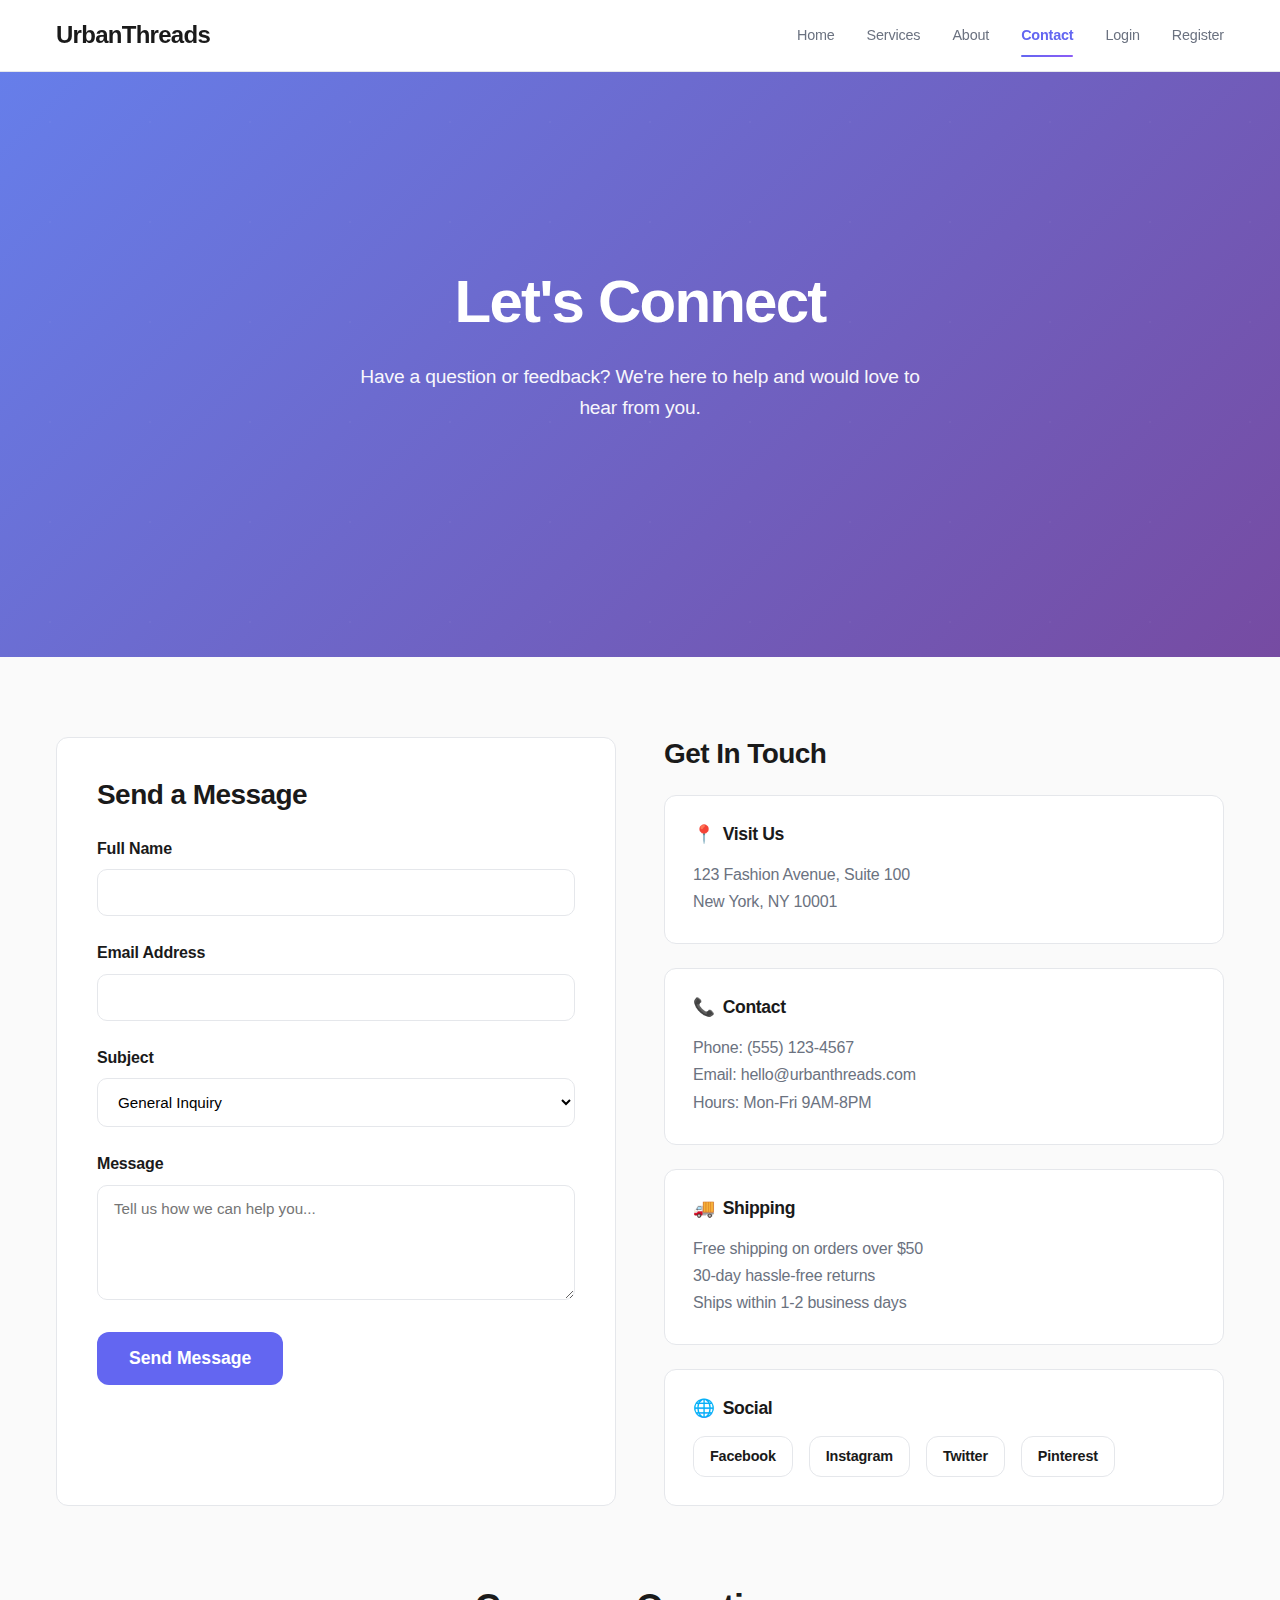
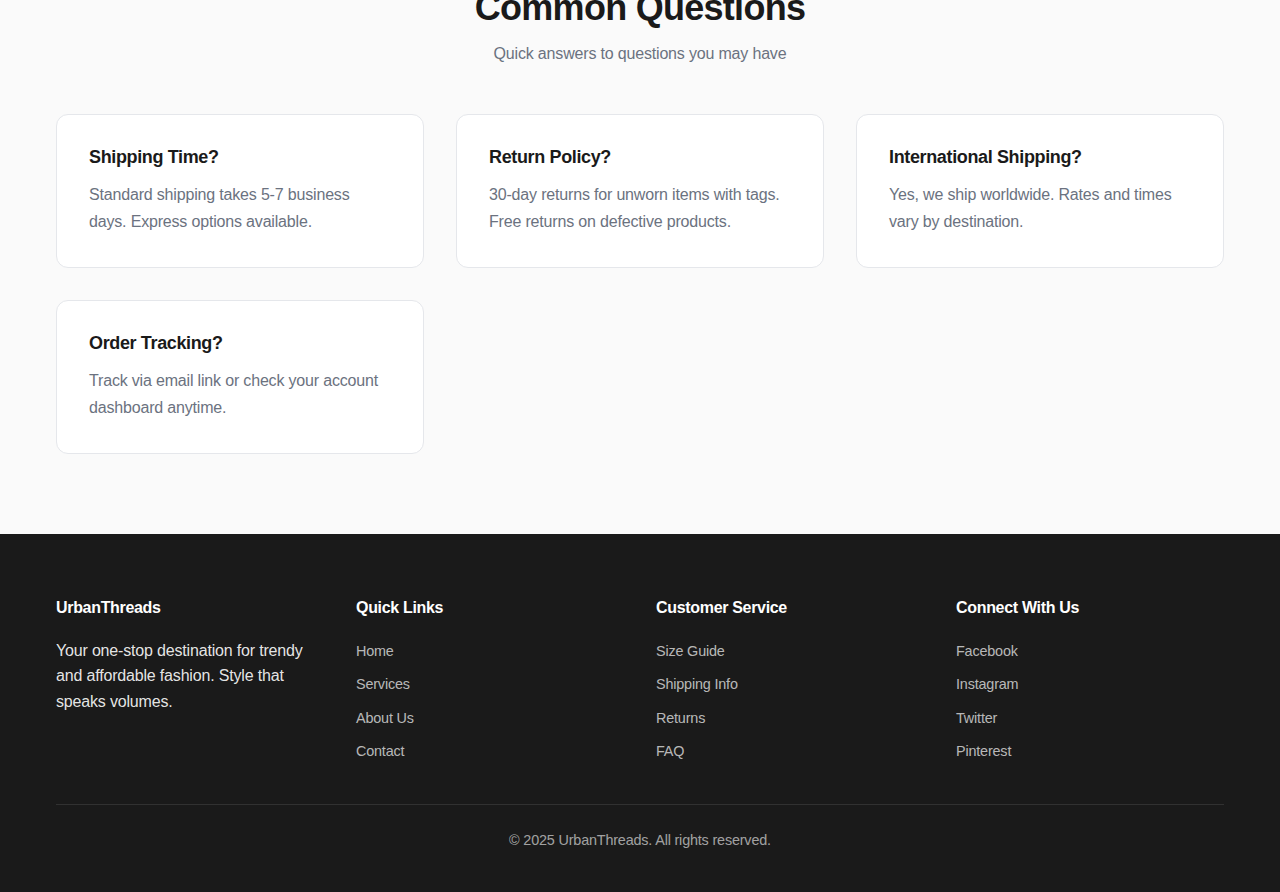
<file: contact.html>
<!DOCTYPE html>
<html lang="en">
<head>
    <meta charset="UTF-8">
    <meta name="viewport" content="width=device-width, initial-scale=1.0">
    <title>Contact Us - UrbanThreads</title>
    <link rel="stylesheet" href="style.css">
</head>
<body>
    <!-- Navigation -->
    <nav class="navbar">
        <div class="container">
            <div class="navbar-container">
                <div class="navbar-brand">
                    <a href="index.html">UrbanThreads</a>
                </div>
                <div class="navbar-menu">
                    <a href="index.html" class="navbar-link">Home</a>
                    <a href="services.html" class="navbar-link">Services</a>
                    <a href="about.html" class="navbar-link">About</a>
                    <a href="contact.html" class="navbar-link active">Contact</a>
                    <a href="login.html" class="navbar-link">Login</a>
                    <a href="register.html" class="navbar-link">Register</a>
                </div>
            </div>
        </div>
    </nav>

    <!-- Hero Section -->
    <section class="hero">
        <div class="container">
            <div class="hero-content">
                <h1 class="hero-title">Let's Connect</h1>
                <p class="hero-subtitle">Have a question or feedback? We're here to help and would love to hear from you.</p>
            </div>
        </div>
    </section>

    <!-- Contact Section -->
    <section class="container" style="margin-top: 5rem;">
        <div class="d-grid" style="grid-template-columns: repeat(auto-fit, minmax(400px, 1fr)); gap: 3rem; margin-bottom: 3rem;">
            <!-- Contact Form -->
            <div class="card">
                <div class="card-body" style="padding: 2.5rem;">
                    <h2 style="margin-bottom: 1.5rem; font-size: 1.75rem;">Send a Message</h2>
                    <form>
                        <div class="form-group">
                            <label for="name" class="form-label">Full Name</label>
                            <input type="text" id="name" name="name" class="form-input" required>
                        </div>
                        
                        <div class="form-group">
                            <label for="email" class="form-label">Email Address</label>
                            <input type="email" id="email" name="email" class="form-input" required>
                        </div>
                        
                        <div class="form-group">
                            <label for="subject" class="form-label">Subject</label>
                            <select id="subject" name="subject" class="form-select">
                                <option value="general">General Inquiry</option>
                                <option value="support">Customer Support</option>
                                <option value="orders">Order Questions</option>
                                <option value="returns">Returns & Exchanges</option>
                                <option value="wholesale">Wholesale</option>
                                <option value="feedback">Feedback</option>
                            </select>
                        </div>
                        
                        <div class="form-group">
                            <label for="message" class="form-label">Message</label>
                            <textarea id="message" name="message" rows="5" class="form-textarea" placeholder="Tell us how we can help you..." required></textarea>
                        </div>
                        
                        <button type="submit" class="btn btn-primary btn-large">Send Message</button>
                    </form>
                </div>
            </div>

            <!-- Contact Information -->
            <div>
                <h2 style="margin-bottom: 1.5rem; font-size: 1.75rem;">Get In Touch</h2>
                
                <div class="card mb-3">
                    <div class="card-body" style="padding: 1.75rem;">
                        <h4 style="font-size: 1.1rem; margin-bottom: 1rem; display: flex; align-items: center; gap: 0.5rem;"><span>📍</span> Visit Us</h4>
                        <p style="color: var(--medium-gray); line-height: 1.7; margin: 0;">123 Fashion Avenue, Suite 100<br>New York, NY 10001</p>
                    </div>
                </div>
                
                <div class="card mb-3">
                    <div class="card-body" style="padding: 1.75rem;">
                        <h4 style="font-size: 1.1rem; margin-bottom: 1rem; display: flex; align-items: center; gap: 0.5rem;"><span>📞</span> Contact</h4>
                        <p style="color: var(--medium-gray); line-height: 1.7; margin: 0;">Phone: (555) 123-4567<br>Email: hello@urbanthreads.com<br>Hours: Mon-Fri 9AM-8PM</p>
                    </div>
                </div>
                
                <div class="card mb-3">
                    <div class="card-body" style="padding: 1.75rem;">
                        <h4 style="font-size: 1.1rem; margin-bottom: 1rem; display: flex; align-items: center; gap: 0.5rem;"><span>🚚</span> Shipping</h4>
                        <p style="color: var(--medium-gray); line-height: 1.7; margin: 0;">Free shipping on orders over $50<br>30-day hassle-free returns<br>Ships within 1-2 business days</p>
                    </div>
                </div>
                
                <div class="card">
                    <div class="card-body" style="padding: 1.75rem;">
                        <h4 style="font-size: 1.1rem; margin-bottom: 1rem; display: flex; align-items: center; gap: 0.5rem;"><span>🌐</span> Social</h4>
                        <div class="d-flex gap-2 flex-wrap">
                            <a href="#" class="btn btn-secondary btn-small">Facebook</a>
                            <a href="#" class="btn btn-secondary btn-small">Instagram</a>
                            <a href="#" class="btn btn-secondary btn-small">Twitter</a>
                            <a href="#" class="btn btn-secondary btn-small">Pinterest</a>
                        </div>
                    </div>
                </div>
            </div>
        </div>
    </section>


    <!-- FAQ Section -->
    <section class="container" style="margin: 5rem auto 4rem;">
        <div style="text-align: center; max-width: 600px; margin: 0 auto 3rem;">
            <h2 style="margin-bottom: 0.75rem;">Common Questions</h2>
            <p style="color: var(--medium-gray); font-size: 1rem;">Quick answers to questions you may have</p>
        </div>
        <div class="d-grid" style="grid-template-columns: repeat(auto-fit, minmax(300px, 1fr)); gap: 2rem;">
            <div class="card">
                <div class="card-body" style="padding: 2rem;">
                    <h4 style="font-size: 1.125rem; margin-bottom: 0.75rem;">Shipping Time?</h4>
                    <p style="color: var(--medium-gray); line-height: 1.7; margin: 0;">Standard shipping takes 5-7 business days. Express options available.</p>
                </div>
            </div>
            <div class="card">
                <div class="card-body" style="padding: 2rem;">
                    <h4 style="font-size: 1.125rem; margin-bottom: 0.75rem;">Return Policy?</h4>
                    <p style="color: var(--medium-gray); line-height: 1.7; margin: 0;">30-day returns for unworn items with tags. Free returns on defective products.</p>
                </div>
            </div>
            <div class="card">
                <div class="card-body" style="padding: 2rem;">
                    <h4 style="font-size: 1.125rem; margin-bottom: 0.75rem;">International Shipping?</h4>
                    <p style="color: var(--medium-gray); line-height: 1.7; margin: 0;">Yes, we ship worldwide. Rates and times vary by destination.</p>
                </div>
            </div>
            <div class="card">
                <div class="card-body" style="padding: 2rem;">
                    <h4 style="font-size: 1.125rem; margin-bottom: 0.75rem;">Order Tracking?</h4>
                    <p style="color: var(--medium-gray); line-height: 1.7; margin: 0;">Track via email link or check your account dashboard anytime.</p>
                </div>
            </div>
        </div>
    </section>

    <!-- Footer -->
    <footer class="footer">
        <div class="container">
            <div class="footer-content">
                <div class="footer-section">
                    <h4>UrbanThreads</h4>
                    <p>Your one-stop destination for trendy and affordable fashion. Style that speaks volumes.</p>
                </div>
                <div class="footer-section">
                    <h4>Quick Links</h4>
                    <ul>
                        <li><a href="index.html">Home</a></li>
                        <li><a href="services.html">Services</a></li>
                        <li><a href="about.html">About Us</a></li>
                        <li><a href="contact.html">Contact</a></li>
                    </ul>
                </div>
                <div class="footer-section">
                    <h4>Customer Service</h4>
                    <ul>
                        <li><a href="#">Size Guide</a></li>
                        <li><a href="#">Shipping Info</a></li>
                        <li><a href="#">Returns</a></li>
                        <li><a href="#">FAQ</a></li>
                    </ul>
                </div>
                <div class="footer-section">
                    <h4>Connect With Us</h4>
                    <ul>
                        <li><a href="#">Facebook</a></li>
                        <li><a href="#">Instagram</a></li>
                        <li><a href="#">Twitter</a></li>
                        <li><a href="#">Pinterest</a></li>
                    </ul>
                </div>
            </div>
            <div class="footer-bottom">
                <p>&copy; 2025 UrbanThreads. All rights reserved.</p>
            </div>
        </div>
    </footer>
</body>
</html>
</file>
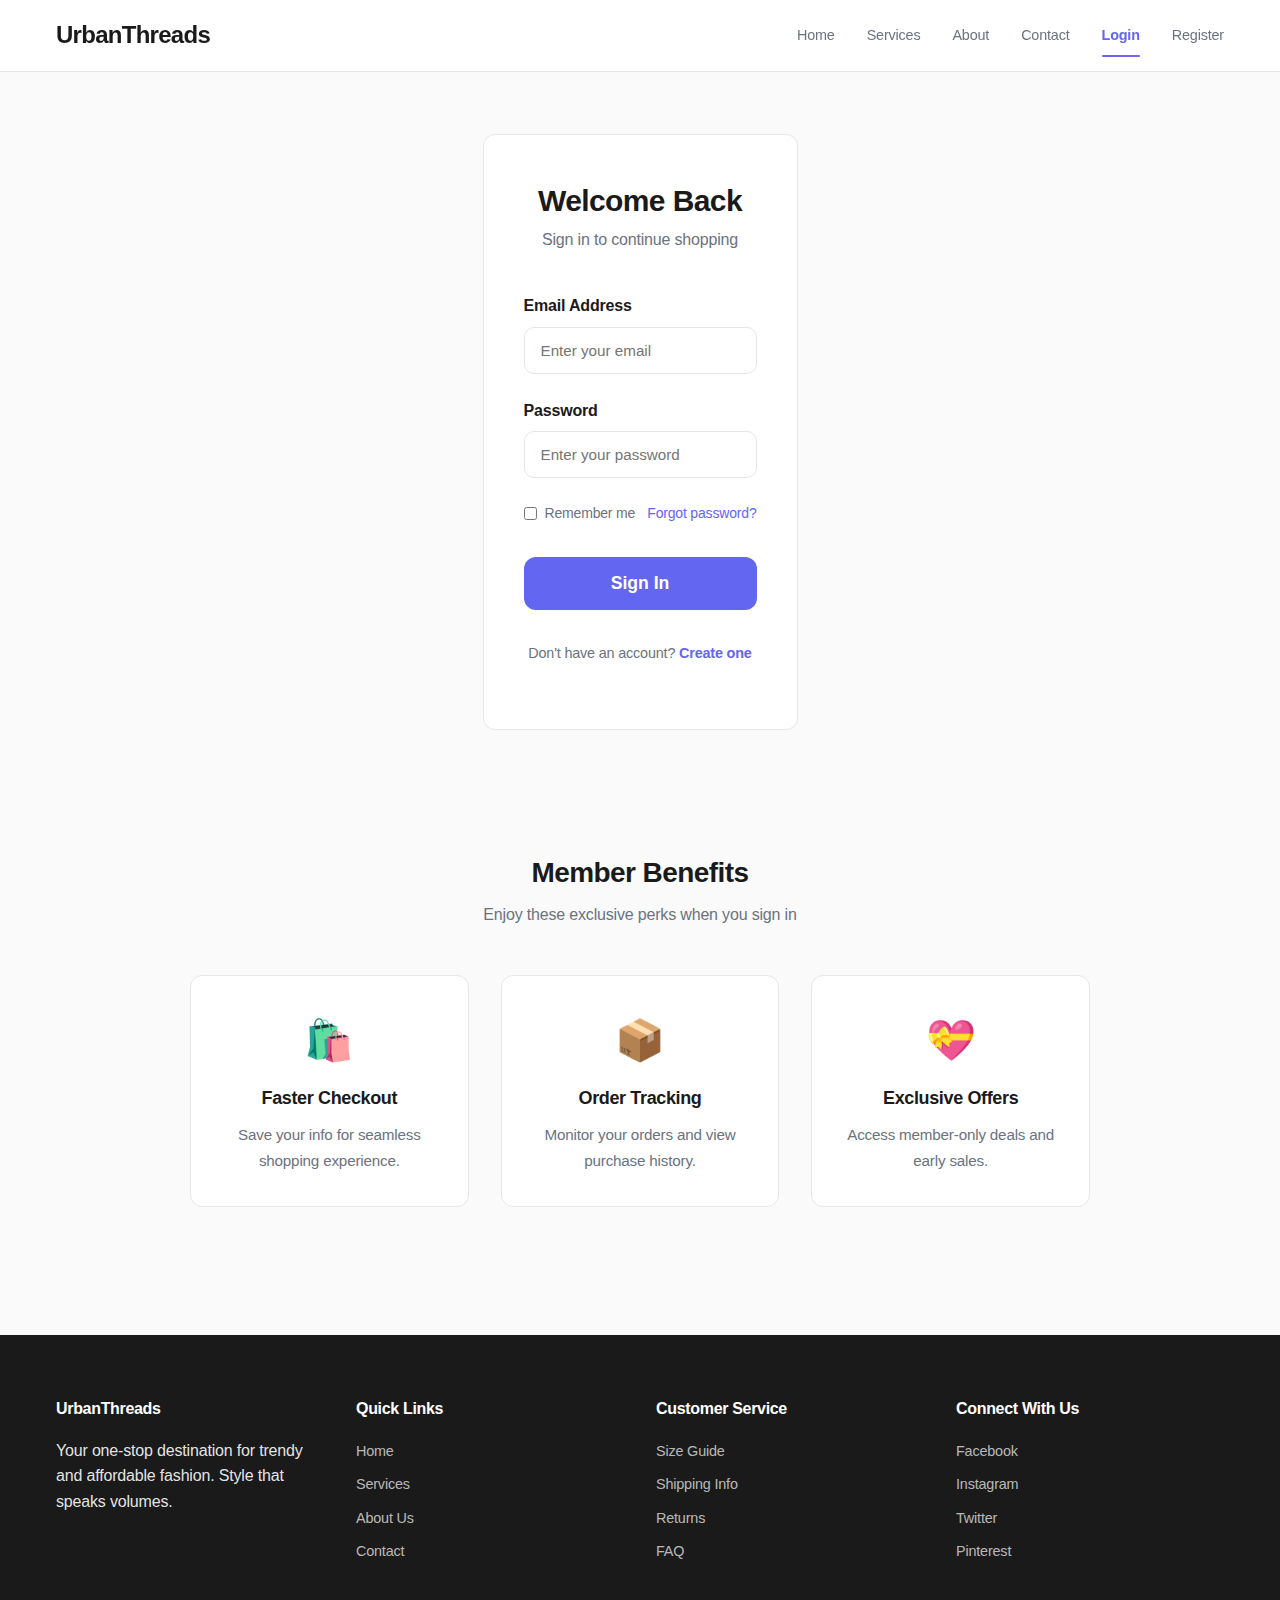
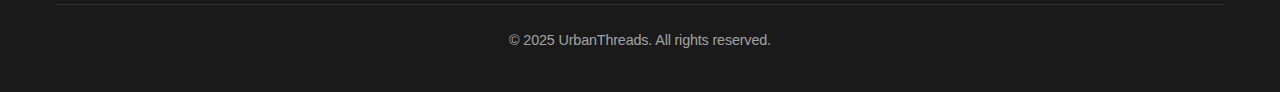
<file: login.html>
<!DOCTYPE html>
<html lang="en">
<head>
    <meta charset="UTF-8">
    <meta name="viewport" content="width=device-width, initial-scale=1.0">
    <title>Login - UrbanThreads</title>
    <link rel="stylesheet" href="style.css">
</head>
<body>
    <!-- Navigation -->
    <nav class="navbar">
        <div class="container">
            <div class="navbar-container">
                <div class="navbar-brand">
                    <a href="index.html">UrbanThreads</a>
                </div>
                <div class="navbar-menu">
                    <a href="index.html" class="navbar-link">Home</a>
                    <a href="services.html" class="navbar-link">Services</a>
                    <a href="about.html" class="navbar-link">About</a>
                    <a href="contact.html" class="navbar-link">Contact</a>
                    <a href="login.html" class="navbar-link active">Login</a>
                    <a href="register.html" class="navbar-link">Register</a>
                </div>
            </div>
        </div>
    </nav>

    <!-- Login Section -->
    <section style="min-height: 80vh; display: flex; align-items: center; justify-content: center; padding: 3rem 0;">
        <div class="container">
            <div class="card" style="max-width: 420px; margin: 0 auto;">
                <div class="card-body" style="padding: 3rem 2.5rem;">
                    <div class="text-center" style="margin-bottom: 2.5rem;">
                        <h2 style="margin-bottom: 0.5rem; font-size: 1.875rem;">Welcome Back</h2>
                        <p style="color: var(--medium-gray); margin: 0;">Sign in to continue shopping</p>
                    </div>

                    <form>
                        <div class="form-group">
                            <label for="email" class="form-label">Email Address</label>
                            <input type="email" id="email" name="email" class="form-input" placeholder="Enter your email" required>
                        </div>
                        
                        <div class="form-group">
                            <label for="password" class="form-label">Password</label>
                            <input type="password" id="password" name="password" class="form-input" placeholder="Enter your password" required>
                        </div>
                        
                        <div class="d-flex justify-between align-center" style="margin-bottom: 2rem;">
                            <label class="d-flex align-center gap-1" style="cursor: pointer;">
                                <input type="checkbox" name="remember" style="margin: 0; accent-color: var(--accent-color);">
                                <span style="font-size: 0.875rem; color: var(--medium-gray);">Remember me</span>
                            </label>
                            <a href="#" style="font-size: 0.875rem; color: var(--accent-color); font-weight: 500;">Forgot password?</a>
                        </div>
                        
                        <button type="submit" class="btn btn-primary btn-large" style="width: 100%;">Sign In</button>
                    </form>

                    <div class="text-center" style="margin-top: 2rem;">
                        <p style="color: var(--medium-gray); font-size: 0.9rem;">Don't have an account? <a href="register.html" style="color: var(--accent-color); font-weight: 600;">Create one</a></p>
                    </div>
                </div>
            </div>
        </div>
    </section>

    <!-- Additional Info Section -->
    <section class="container" style="margin: 4rem auto; padding-bottom: 3rem;">
        <div style="text-align: center; max-width: 600px; margin: 0 auto 3rem;">
            <h3 style="margin-bottom: 0.75rem; font-size: 1.75rem;">Member Benefits</h3>
            <p style="color: var(--medium-gray); font-size: 1rem;">Enjoy these exclusive perks when you sign in</p>
        </div>
        <div class="d-grid" style="grid-template-columns: repeat(auto-fit, minmax(250px, 1fr)); gap: 2rem; max-width: 900px; margin: 0 auto;">
            <div class="card text-center">
                <div class="card-body" style="padding: 2rem;">
                    <div style="font-size: 2.5rem; margin-bottom: 1rem;">🛍️</div>
                    <h5 style="margin-bottom: 0.75rem; font-size: 1.125rem;">Faster Checkout</h5>
                    <p style="color: var(--medium-gray); line-height: 1.7; margin: 0; font-size: 0.95rem;">Save your info for seamless shopping experience.</p>
                </div>
            </div>
            <div class="card text-center">
                <div class="card-body" style="padding: 2rem;">
                    <div style="font-size: 2.5rem; margin-bottom: 1rem;">📦</div>
                    <h5 style="margin-bottom: 0.75rem; font-size: 1.125rem;">Order Tracking</h5>
                    <p style="color: var(--medium-gray); line-height: 1.7; margin: 0; font-size: 0.95rem;">Monitor your orders and view purchase history.</p>
                </div>
            </div>
            <div class="card text-center">
                <div class="card-body" style="padding: 2rem;">
                    <div style="font-size: 2.5rem; margin-bottom: 1rem;">💝</div>
                    <h5 style="margin-bottom: 0.75rem; font-size: 1.125rem;">Exclusive Offers</h5>
                    <p style="color: var(--medium-gray); line-height: 1.7; margin: 0; font-size: 0.95rem;">Access member-only deals and early sales.</p>
                </div>
            </div>
        </div>
    </section>

    <!-- Footer -->
    <footer class="footer">
        <div class="container">
            <div class="footer-content">
                <div class="footer-section">
                    <h4>UrbanThreads</h4>
                    <p>Your one-stop destination for trendy and affordable fashion. Style that speaks volumes.</p>
                </div>
                <div class="footer-section">
                    <h4>Quick Links</h4>
                    <ul>
                        <li><a href="index.html">Home</a></li>
                        <li><a href="services.html">Services</a></li>
                        <li><a href="about.html">About Us</a></li>
                        <li><a href="contact.html">Contact</a></li>
                    </ul>
                </div>
                <div class="footer-section">
                    <h4>Customer Service</h4>
                    <ul>
                        <li><a href="#">Size Guide</a></li>
                        <li><a href="#">Shipping Info</a></li>
                        <li><a href="#">Returns</a></li>
                        <li><a href="#">FAQ</a></li>
                    </ul>
                </div>
                <div class="footer-section">
                    <h4>Connect With Us</h4>
                    <ul>
                        <li><a href="#">Facebook</a></li>
                        <li><a href="#">Instagram</a></li>
                        <li><a href="#">Twitter</a></li>
                        <li><a href="#">Pinterest</a></li>
                    </ul>
                </div>
            </div>
            <div class="footer-bottom">
                <p>&copy; 2025 UrbanThreads. All rights reserved.</p>
            </div>
        </div>
    </footer>
</body>
</html>
</file>
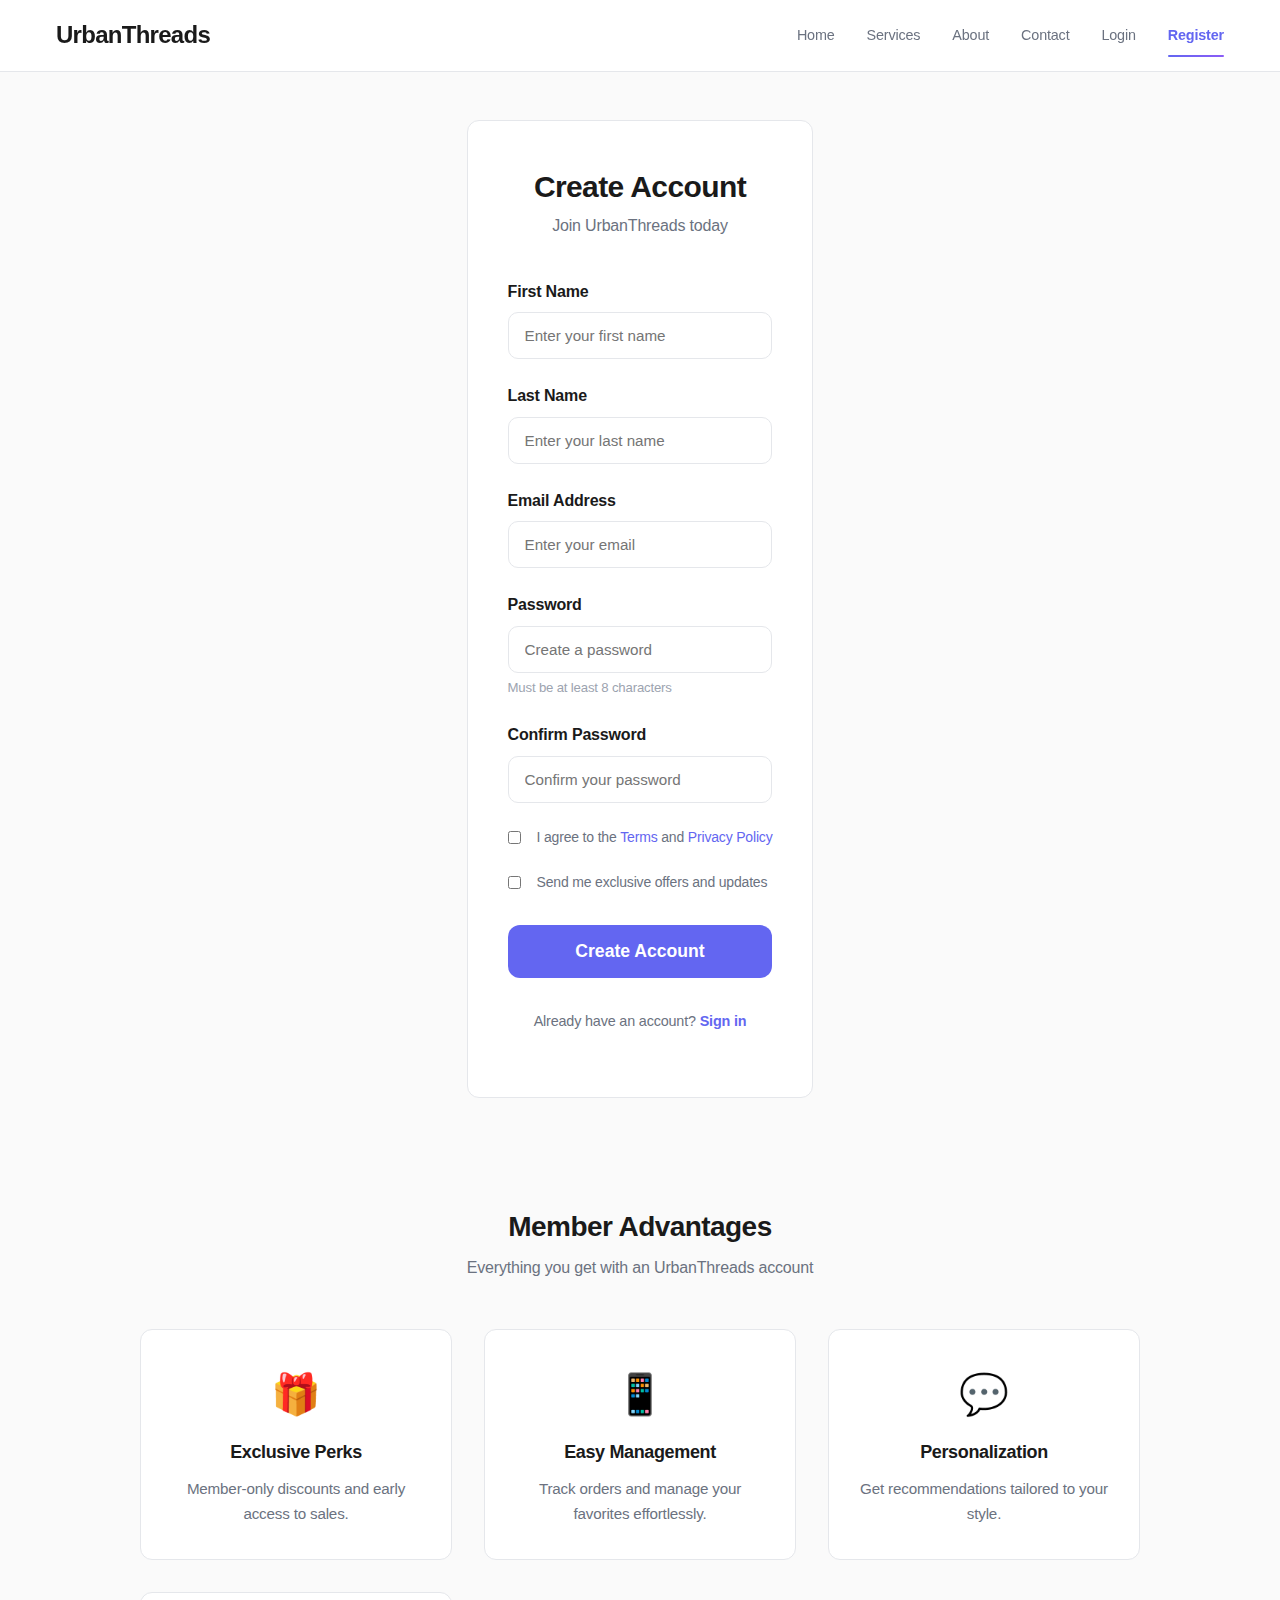
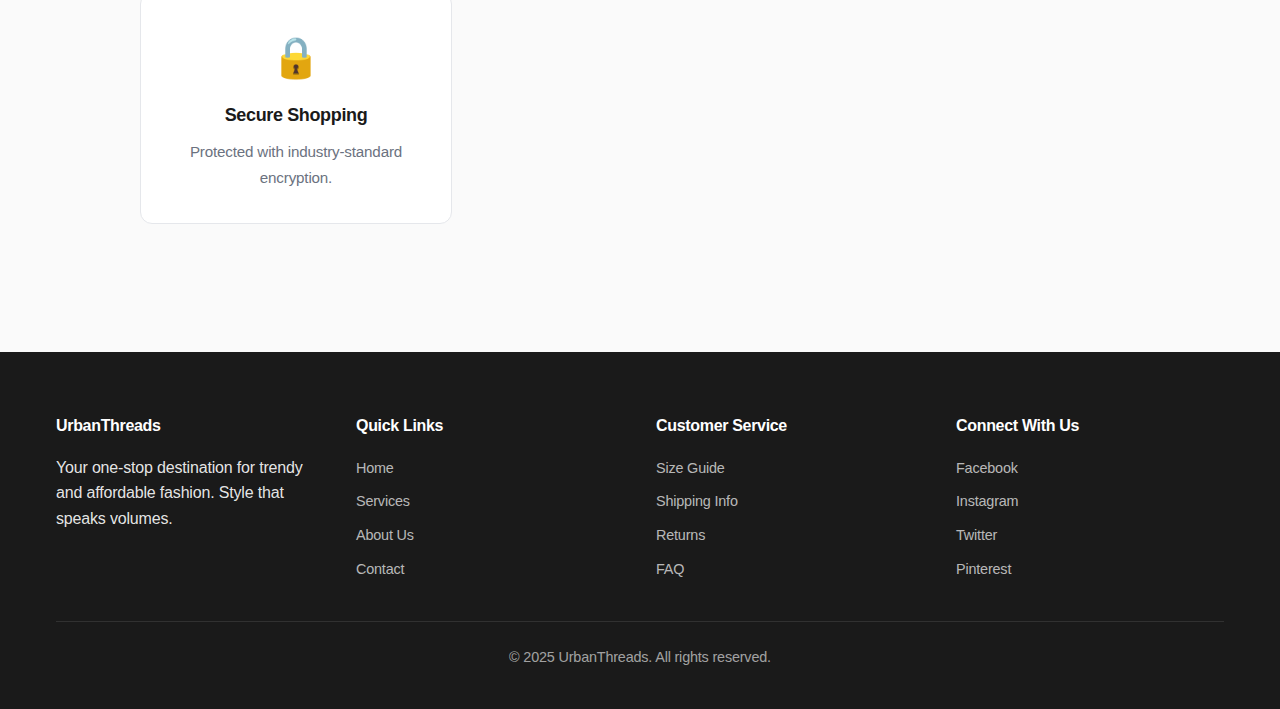
<file: register.html>
<!DOCTYPE html>
<html lang="en">
<head>
    <meta charset="UTF-8">
    <meta name="viewport" content="width=device-width, initial-scale=1.0">
    <title>Register - UrbanThreads</title>
    <link rel="stylesheet" href="style.css">
</head>
<body>
    <!-- Navigation -->
    <nav class="navbar">
        <div class="container">
            <div class="navbar-container">
                <div class="navbar-brand">
                    <a href="index.html">UrbanThreads</a>
                </div>
                <div class="navbar-menu">
                    <a href="index.html" class="navbar-link">Home</a>
                    <a href="services.html" class="navbar-link">Services</a>
                    <a href="about.html" class="navbar-link">About</a>
                    <a href="contact.html" class="navbar-link">Contact</a>
                    <a href="login.html" class="navbar-link">Login</a>
                    <a href="register.html" class="navbar-link active">Register</a>
                </div>
            </div>
        </div>
    </nav>

    <!-- Register Section -->
    <section style="min-height: 80vh; display: flex; align-items: center; justify-content: center; padding: 3rem 0;">
        <div class="container">
            <div class="card" style="max-width: 480px; margin: 0 auto;">
                <div class="card-body" style="padding: 3rem 2.5rem;">
                    <div class="text-center" style="margin-bottom: 2.5rem;">
                        <h2 style="margin-bottom: 0.5rem; font-size: 1.875rem;">Create Account</h2>
                        <p style="color: var(--medium-gray); margin: 0;">Join UrbanThreads today</p>
                    </div>

                    <form>
                        <div class="form-group">
                            <label for="firstName" class="form-label">First Name</label>
                            <input type="text" id="firstName" name="firstName" class="form-input" placeholder="Enter your first name" required>
                        </div>
                        
                        <div class="form-group">
                            <label for="lastName" class="form-label">Last Name</label>
                            <input type="text" id="lastName" name="lastName" class="form-input" placeholder="Enter your last name" required>
                        </div>
                        
                        <div class="form-group">
                            <label for="email" class="form-label">Email Address</label>
                            <input type="email" id="email" name="email" class="form-input" placeholder="Enter your email" required>
                        </div>
                        
                        <div class="form-group">
                            <label for="password" class="form-label">Password</label>
                            <input type="password" id="password" name="password" class="form-input" placeholder="Create a password" required>
                            <small style="color: var(--text-secondary); font-size: 0.825rem; display: block; margin-top: 0.25rem;">Must be at least 8 characters</small>
                        </div>
                        
                        <div class="form-group">
                            <label for="confirmPassword" class="form-label">Confirm Password</label>
                            <input type="password" id="confirmPassword" name="confirmPassword" class="form-input" placeholder="Confirm your password" required>
                        </div>
                        
                        <div class="form-group">
                            <label class="d-flex align-start gap-2" style="cursor: pointer;">
                                <input type="checkbox" name="terms" required style="margin: 0.25rem 0 0 0; accent-color: var(--accent-color);">
                                <span style="font-size: 0.875rem; color: var(--medium-gray); line-height: 1.5;">I agree to the <a href="#" style="color: var(--accent-color); font-weight: 500;">Terms</a> and <a href="#" style="color: var(--accent-color); font-weight: 500;">Privacy Policy</a></span>
                            </label>
                        </div>
                        
                        <div class="form-group" style="margin-bottom: 2rem;">
                            <label class="d-flex align-start gap-2" style="cursor: pointer;">
                                <input type="checkbox" name="newsletter" style="margin: 0.25rem 0 0 0; accent-color: var(--accent-color);">
                                <span style="font-size: 0.875rem; color: var(--medium-gray); line-height: 1.5;">Send me exclusive offers and updates</span>
                            </label>
                        </div>
                        
                        <button type="submit" class="btn btn-primary btn-large" style="width: 100%;">Create Account</button>
                    </form>

                    <div class="text-center" style="margin-top: 2rem;">
                        <p style="color: var(--medium-gray); font-size: 0.9rem;">Already have an account? <a href="login.html" style="color: var(--accent-color); font-weight: 600;">Sign in</a></p>
                    </div>
                </div>
            </div>
        </div>
    </section>

    <!-- Benefits Section -->
    <section class="container" style="margin: 4rem auto; padding-bottom: 3rem;">
        <div style="text-align: center; max-width: 600px; margin: 0 auto 3rem;">
            <h3 style="margin-bottom: 0.75rem; font-size: 1.75rem;">Member Advantages</h3>
            <p style="color: var(--medium-gray); font-size: 1rem;">Everything you get with an UrbanThreads account</p>
        </div>
        <div class="d-grid" style="grid-template-columns: repeat(auto-fit, minmax(240px, 1fr)); gap: 2rem; max-width: 1000px; margin: 0 auto;">
            <div class="card text-center">
                <div class="card-body" style="padding: 2rem 1.5rem;">
                    <div style="font-size: 2.5rem; margin-bottom: 1rem;">🎁</div>
                    <h5 style="margin-bottom: 0.75rem; font-size: 1.125rem;">Exclusive Perks</h5>
                    <p style="color: var(--medium-gray); line-height: 1.7; margin: 0; font-size: 0.95rem;">Member-only discounts and early access to sales.</p>
                </div>
            </div>
            <div class="card text-center">
                <div class="card-body" style="padding: 2rem 1.5rem;">
                    <div style="font-size: 2.5rem; margin-bottom: 1rem;">📱</div>
                    <h5 style="margin-bottom: 0.75rem; font-size: 1.125rem;">Easy Management</h5>
                    <p style="color: var(--medium-gray); line-height: 1.7; margin: 0; font-size: 0.95rem;">Track orders and manage your favorites effortlessly.</p>
                </div>
            </div>
            <div class="card text-center">
                <div class="card-body" style="padding: 2rem 1.5rem;">
                    <div style="font-size: 2.5rem; margin-bottom: 1rem;">💬</div>
                    <h5 style="margin-bottom: 0.75rem; font-size: 1.125rem;">Personalization</h5>
                    <p style="color: var(--medium-gray); line-height: 1.7; margin: 0; font-size: 0.95rem;">Get recommendations tailored to your style.</p>
                </div>
            </div>
            <div class="card text-center">
                <div class="card-body" style="padding: 2rem 1.5rem;">
                    <div style="font-size: 2.5rem; margin-bottom: 1rem;">🔒</div>
                    <h5 style="margin-bottom: 0.75rem; font-size: 1.125rem;">Secure Shopping</h5>
                    <p style="color: var(--medium-gray); line-height: 1.7; margin: 0; font-size: 0.95rem;">Protected with industry-standard encryption.</p>
                </div>
            </div>
        </div>
    </section>

    <!-- Footer -->
    <footer class="footer">
        <div class="container">
            <div class="footer-content">
                <div class="footer-section">
                    <h4>UrbanThreads</h4>
                    <p>Your one-stop destination for trendy and affordable fashion. Style that speaks volumes.</p>
                </div>
                <div class="footer-section">
                    <h4>Quick Links</h4>
                    <ul>
                        <li><a href="index.html">Home</a></li>
                        <li><a href="services.html">Services</a></li>
                        <li><a href="about.html">About Us</a></li>
                        <li><a href="contact.html">Contact</a></li>
                    </ul>
                </div>
                <div class="footer-section">
                    <h4>Customer Service</h4>
                    <ul>
                        <li><a href="#">Size Guide</a></li>
                        <li><a href="#">Shipping Info</a></li>
                        <li><a href="#">Returns</a></li>
                        <li><a href="#">FAQ</a></li>
                    </ul>
                </div>
                <div class="footer-section">
                    <h4>Connect With Us</h4>
                    <ul>
                        <li><a href="#">Facebook</a></li>
                        <li><a href="#">Instagram</a></li>
                        <li><a href="#">Twitter</a></li>
                        <li><a href="#">Pinterest</a></li>
                    </ul>
                </div>
            </div>
            <div class="footer-bottom">
                <p>&copy; 2025 UrbanThreads. All rights reserved.</p>
            </div>
        </div>
    </footer>
</body>
</html>
</file>
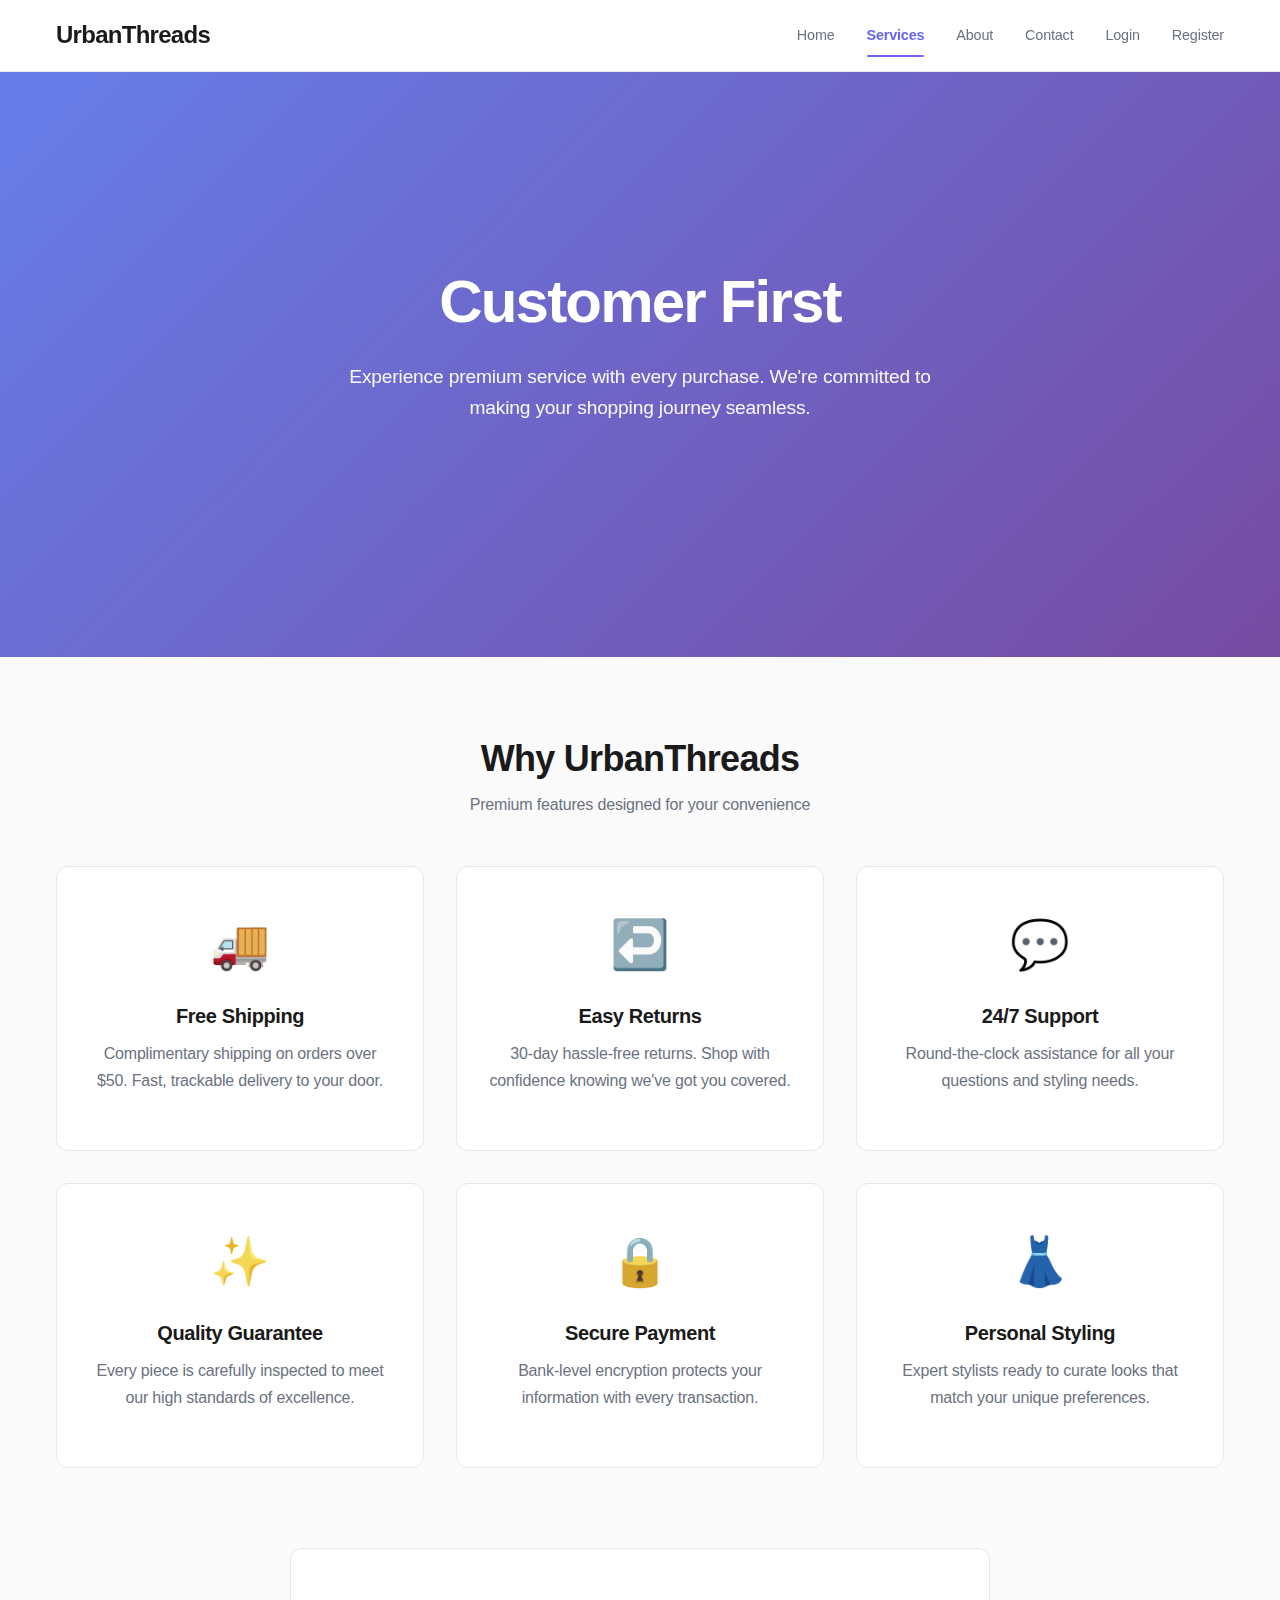
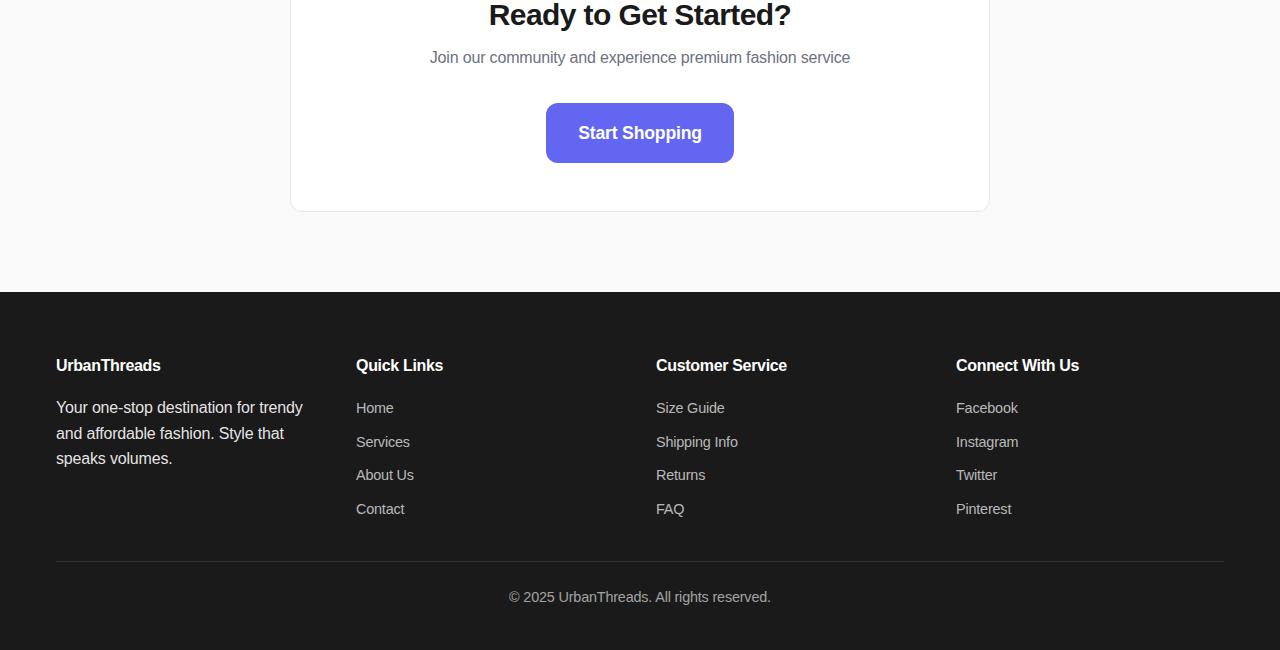
<file: services.html>
<!DOCTYPE html>
<html lang="en">
<head>
    <meta charset="UTF-8">
    <meta name="viewport" content="width=device-width, initial-scale=1.0">
    <title>Services - UrbanThreads</title>
    <link rel="stylesheet" href="style.css">
</head>
<body>
    <!-- Navigation -->
    <nav class="navbar">
        <div class="container">
            <div class="navbar-container">
                <div class="navbar-brand">
                    <a href="index.html">UrbanThreads</a>
                </div>
                <div class="navbar-menu">
                    <a href="index.html" class="navbar-link">Home</a>
                    <a href="services.html" class="navbar-link active">Services</a>
                    <a href="about.html" class="navbar-link">About</a>
                    <a href="contact.html" class="navbar-link">Contact</a>
                    <a href="login.html" class="navbar-link">Login</a>
                    <a href="register.html" class="navbar-link">Register</a>
                </div>
            </div>
        </div>
    </nav>

    <!-- Hero Section -->
    <section class="hero">
        <div class="container">
            <div class="hero-content">
                <h1 class="hero-title">Customer First</h1>
                <p class="hero-subtitle">Experience premium service with every purchase. We're committed to making your shopping journey seamless.</p>
            </div>
        </div>
    </section>

    <!-- Services Section -->
    <section class="container" style="margin-top: 5rem;">
        <div style="text-align: center; max-width: 600px; margin: 0 auto 3rem;">
            <h2 style="margin-bottom: 0.75rem;">Why UrbanThreads</h2>
            <p style="color: var(--medium-gray); font-size: 1rem;">Premium features designed for your convenience</p>
        </div>
        <div class="services-grid">
            <!-- Free Shipping -->
            <div class="service-card">
                <div class="service-icon">🚚</div>
                <h4 style="font-size: 1.25rem; margin-bottom: 0.75rem;">Free Shipping</h4>
                <p style="color: var(--medium-gray); line-height: 1.7;">Complimentary shipping on orders over $50. Fast, trackable delivery to your door.</p>
            </div>

            <!-- Easy Returns -->
            <div class="service-card">
                <div class="service-icon">↩️</div>
                <h4 style="font-size: 1.25rem; margin-bottom: 0.75rem;">Easy Returns</h4>
                <p style="color: var(--medium-gray); line-height: 1.7;">30-day hassle-free returns. Shop with confidence knowing we've got you covered.</p>
            </div>

            <!-- 24/7 Support -->
            <div class="service-card">
                <div class="service-icon">💬</div>
                <h4 style="font-size: 1.25rem; margin-bottom: 0.75rem;">24/7 Support</h4>
                <p style="color: var(--medium-gray); line-height: 1.7;">Round-the-clock assistance for all your questions and styling needs.</p>
            </div>

            <!-- Quality Guarantee -->
            <div class="service-card">
                <div class="service-icon">✨</div>
                <h4 style="font-size: 1.25rem; margin-bottom: 0.75rem;">Quality Guarantee</h4>
                <p style="color: var(--medium-gray); line-height: 1.7;">Every piece is carefully inspected to meet our high standards of excellence.</p>
            </div>

            <!-- Secure Payment -->
            <div class="service-card">
                <div class="service-icon">🔒</div>
                <h4 style="font-size: 1.25rem; margin-bottom: 0.75rem;">Secure Payment</h4>
                <p style="color: var(--medium-gray); line-height: 1.7;">Bank-level encryption protects your information with every transaction.</p>
            </div>

            <!-- Style Consultation -->
            <div class="service-card">
                <div class="service-icon">👗</div>
                <h4 style="font-size: 1.25rem; margin-bottom: 0.75rem;">Personal Styling</h4>
                <p style="color: var(--medium-gray); line-height: 1.7;">Expert stylists ready to curate looks that match your unique preferences.</p>
            </div>
        </div>
    </section>

    <!-- Call to Action -->
    <section class="container" style="margin: 5rem auto 4rem;">
        <div class="card" style="max-width: 700px; margin: 0 auto; text-align: center;">
            <div class="card-body" style="padding: 3rem 2rem;">
                <h3 style="margin-bottom: 0.75rem;">Ready to Get Started?</h3>
                <p style="color: var(--medium-gray); margin-bottom: 2rem;">Join our community and experience premium fashion service</p>
                <a href="index.html" class="btn btn-primary btn-large">Start Shopping</a>
            </div>
        </div>
    </section>

    <!-- Footer -->
    <footer class="footer">
        <div class="container">
            <div class="footer-content">
                <div class="footer-section">
                    <h4>UrbanThreads</h4>
                    <p>Your one-stop destination for trendy and affordable fashion. Style that speaks volumes.</p>
                </div>
                <div class="footer-section">
                    <h4>Quick Links</h4>
                    <ul>
                        <li><a href="index.html">Home</a></li>
                        <li><a href="services.html">Services</a></li>
                        <li><a href="about.html">About Us</a></li>
                        <li><a href="contact.html">Contact</a></li>
                    </ul>
                </div>
                <div class="footer-section">
                    <h4>Customer Service</h4>
                    <ul>
                        <li><a href="#">Size Guide</a></li>
                        <li><a href="#">Shipping Info</a></li>
                        <li><a href="#">Returns</a></li>
                        <li><a href="#">FAQ</a></li>
                    </ul>
                </div>
                <div class="footer-section">
                    <h4>Connect With Us</h4>
                    <ul>
                        <li><a href="#">Facebook</a></li>
                        <li><a href="#">Instagram</a></li>
                        <li><a href="#">Twitter</a></li>
                        <li><a href="#">Pinterest</a></li>
                    </ul>
                </div>
            </div>
            <div class="footer-bottom">
                <p>&copy; 2025 UrbanThreads. All rights reserved.</p>
            </div>
        </div>
    </footer>
</body>
</html>
</file>
<file: style.css>
/* UrbanThreads - Online Clothing Store CSS */

/* CSS Reset and Base Styles */
* {
    margin: 0;
    padding: 0;
    box-sizing: border-box;
}

:root {
    --primary-color: #1a1a1a;
    --accent-color: #6366f1;
    --accent-hover: #4f46e5;
    --secondary-color: #8b5cf6;
    --white-color: #ffffff;
    --background: #fafafa;
    --light-gray: #f5f5f5;
    --medium-gray: #6b7280;
    --text-secondary: #9ca3af;
    --border-color: #e5e7eb;
    --border-radius: 12px;
    --box-shadow: 0 1px 3px rgba(0, 0, 0, 0.05);
    --box-shadow-hover: 0 10px 30px rgba(99, 102, 241, 0.15);
    --transition: all 0.3s cubic-bezier(0.4, 0, 0.2, 1);
}

body {
    font-family: 'Inter', -apple-system, BlinkMacSystemFont, 'Segoe UI', Roboto, sans-serif;
    line-height: 1.6;
    color: var(--primary-color);
    background-color: var(--background);
    font-weight: 400;
    letter-spacing: -0.011em;
}

img {
    max-width: 100%;
    height: auto;
    display: block;
}

a {
    text-decoration: none;
    color: inherit;
    transition: var(--transition);
}

button {
    border: none;
    background: none;
    cursor: pointer;
    font-family: inherit;
    transition: var(--transition);
}

ul, ol {
    list-style: none;
}

/* Typography */
h1, h2, h3, h4, h5, h6 {
    font-weight: 600;
    line-height: 1.2;
    margin-bottom: 1rem;
    letter-spacing: -0.02em;
}

h1 { font-size: 2.75rem; }
h2 { font-size: 2.25rem; }
h3 { font-size: 1.875rem; }
h4 { font-size: 1.5rem; }
h5 { font-size: 1.25rem; }
h6 { font-size: 1rem; }

p {
    margin-bottom: 1rem;
}

/* Utility Classes */
.container {
    max-width: 1200px;
    margin: 0 auto;
    padding: 0 1rem;
}

.text-center { text-align: center; }
.text-left { text-align: left; }
.text-right { text-align: right; }

.mb-1 { margin-bottom: 0.5rem; }
.mb-2 { margin-bottom: 1rem; }
.mb-3 { margin-bottom: 1.5rem; }
.mb-4 { margin-bottom: 2rem; }

.mt-1 { margin-top: 0.5rem; }
.mt-2 { margin-top: 1rem; }
.mt-3 { margin-top: 1.5rem; }
.mt-4 { margin-top: 2rem; }

.d-flex {
    display: flex;
}

.d-grid {
    display: grid;
}

.d-block {
    display: block;
}

.d-none {
    display: none;
}

.justify-center {
    justify-content: center;
}

.justify-between {
    justify-content: space-between;
}

.justify-around {
    justify-content: space-around;
}

.align-center {
    align-items: center;
}

.align-start {
    align-items: flex-start;
}

.align-end {
    align-items: flex-end;
}

.flex-column {
    flex-direction: column;
}

.flex-wrap {
    flex-wrap: wrap;
}

.gap-1 { gap: 0.5rem; }
.gap-2 { gap: 1rem; }
.gap-3 { gap: 1.5rem; }
.gap-4 { gap: 2rem; }

/* Buttons */
.btn {
    display: inline-block;
    padding: 0.75rem 1.5rem;
    border-radius: var(--border-radius);
    font-weight: 600;
    text-align: center;
    cursor: pointer;
    transition: var(--transition);
    border: none;
    text-decoration: none;
}

.btn-primary {
    background-color: var(--accent-color);
    color: var(--white-color);
}

.btn-primary:hover {
    background-color: var(--accent-hover);
    transform: translateY(-1px);
    box-shadow: 0 12px 24px -10px rgba(99, 102, 241, 0.4);
}

.btn-secondary {
    background-color: transparent;
    color: var(--primary-color);
    border: 1.5px solid var(--border-color);
}

.btn-secondary:hover {
    background-color: var(--light-gray);
    border-color: var(--primary-color);
}

.btn-large {
    padding: 1rem 2rem;
    font-size: 1.1rem;
}

.btn-small {
    padding: 0.5rem 1rem;
    font-size: 0.9rem;
}

/* Cards */
.card {
    background-color: var(--white-color);
    border-radius: var(--border-radius);
    border: 1px solid var(--border-color);
    overflow: hidden;
    transition: var(--transition);
}

.card:hover {
    transform: translateY(-4px);
    box-shadow: var(--box-shadow-hover);
    border-color: transparent;
}

.card-body {
    padding: 1.5rem;
}

.card-title {
    font-size: 1.25rem;
    font-weight: 600;
    margin-bottom: 0.5rem;
}

.card-text {
    color: var(--medium-gray);
    line-height: 1.6;
}

/* Forms */
.form-group {
    margin-bottom: 1.5rem;
}

.form-label {
    display: block;
    margin-bottom: 0.5rem;
    font-weight: 600;
    color: var(--primary-color);
}

.form-input,
.form-textarea,
.form-select {
    width: 100%;
    padding: 0.875rem 1rem;
    border: 1.5px solid var(--border-color);
    border-radius: 10px;
    font-size: 0.95rem;
    font-family: inherit;
    transition: var(--transition);
    background-color: var(--white-color);
}

.form-input:focus,
.form-textarea:focus,
.form-select:focus {
    outline: none;
    border-color: var(--accent-color);
    box-shadow: 0 0 0 3px rgba(99, 102, 241, 0.1);
    background-color: var(--white-color);
}

/* Navigation */
.navbar {
    background-color: rgba(255, 255, 255, 0.9);
    backdrop-filter: blur(12px);
    border-bottom: 1px solid var(--border-color);
    position: sticky;
    top: 0;
    z-index: 1000;
}

.navbar-container {
    display: flex;
    justify-content: space-between;
    align-items: center;
    padding: 1rem 0;
}

.navbar-brand {
    font-size: 1.5rem;
    font-weight: 600;
    color: var(--primary-color);
    letter-spacing: -0.03em;
}

.navbar-menu {
    display: flex;
    gap: 2rem;
    align-items: center;
}

.navbar-link {
    color: var(--medium-gray);
    font-weight: 500;
    font-size: 0.9rem;
    padding: 0.5rem 0;
    position: relative;
}

.navbar-link:hover {
    color: var(--primary-color);
}

.navbar-link.active {
    color: var(--accent-color);
    font-weight: 600;
}

.navbar-link.active::after {
    content: '';
    position: absolute;
    bottom: -2px;
    left: 0;
    right: 0;
    height: 2px;
    background: linear-gradient(90deg, var(--accent-color), var(--secondary-color));
    border-radius: 2px;
}

/* Hero Section */
.hero {
    background: linear-gradient(135deg, #667eea 0%, #764ba2 100%);
    color: var(--white-color);
    padding: 5rem 0;
    text-align: center;
    min-height: 65vh;
    display: flex;
    align-items: center;
    position: relative;
    overflow: hidden;
}

.hero::before {
    content: '';
    position: absolute;
    top: 0;
    left: 0;
    right: 0;
    bottom: 0;
    background: url('data:image/svg+xml,<svg width="100" height="100" xmlns="http://www.w3.org/2000/svg"><circle cx="50" cy="50" r="1" fill="white" opacity="0.1"/></svg>');
    opacity: 0.4;
}

.hero-content {
    max-width: 800px;
    margin: 0 auto;
}

.hero-title {
    font-size: 3.75rem;
    font-weight: 700;
    margin-bottom: 1.5rem;
    letter-spacing: -0.03em;
    position: relative;
    z-index: 1;
}

.hero-subtitle {
    font-size: 1.2rem;
    margin-bottom: 2.5rem;
    opacity: 0.95;
    font-weight: 400;
    max-width: 600px;
    margin-left: auto;
    margin-right: auto;
    position: relative;
    z-index: 1;
}

/* Product Grid */
.product-grid {
    display: grid;
    grid-template-columns: repeat(auto-fit, minmax(280px, 1fr));
    gap: 2rem;
    margin: 3rem 0;
}

.product-card {
    background-color: var(--white-color);
    border-radius: var(--border-radius);
    border: 1px solid var(--border-color);
    overflow: hidden;
    transition: var(--transition);
}

.product-card:hover {
    transform: translateY(-6px);
    box-shadow: var(--box-shadow-hover);
    border-color: transparent;
}

.product-image {
    width: 100%;
    height: 280px;
    object-fit: cover;
    background: linear-gradient(135deg, var(--light-gray), #e0e7ff);
}

.product-info {
    padding: 1.5rem;
}

.product-title {
    font-size: 1.125rem;
    font-weight: 600;
    margin-bottom: 0.5rem;
    color: var(--primary-color);
}

.product-price {
    font-size: 1.125rem;
    font-weight: 600;
    color: var(--accent-color);
    margin-bottom: 1rem;
}

/* Services Section */
.services-grid {
    display: grid;
    grid-template-columns: repeat(auto-fit, minmax(300px, 1fr));
    gap: 2rem;
    margin: 3rem 0;
}

.service-card {
    text-align: center;
    padding: 2.5rem 2rem;
    background-color: var(--white-color);
    border: 1px solid var(--border-color);
    border-radius: var(--border-radius);
    transition: var(--transition);
}

.service-card:hover {
    transform: translateY(-4px);
    box-shadow: var(--box-shadow-hover);
    border-color: transparent;
}

.service-icon {
    font-size: 3rem;
    margin-bottom: 1.25rem;
    filter: grayscale(0.2);
}

.service-title {
    font-size: 1.5rem;
    margin-bottom: 1rem;
}

/* Footer */
.footer {
    background-color: var(--primary-color);
    color: rgba(255, 255, 255, 0.9);
    padding: 4rem 0 1.5rem;
    margin-top: 5rem;
}

.footer-content {
    display: grid;
    grid-template-columns: repeat(auto-fit, minmax(250px, 1fr));
    gap: 2rem;
    margin-bottom: 2rem;
}

.footer-section h4 {
    margin-bottom: 1.25rem;
    color: var(--white-color);
    font-weight: 600;
    font-size: 1rem;
}

.footer-section ul li {
    margin-bottom: 0.5rem;
}

.footer-section a {
    color: rgba(255, 255, 255, 0.7);
    transition: var(--transition);
    font-size: 0.9rem;
}

.footer-section a:hover {
    color: var(--white-color);
}

.footer-bottom {
    border-top: 1px solid rgba(255, 255, 255, 0.1);
    padding-top: 1.5rem;
    margin-top: 2rem;
    text-align: center;
    color: rgba(255, 255, 255, 0.6);
    font-size: 0.9rem;
}

/* Responsive Design */
@media (max-width: 768px) {
    .navbar-menu {
        gap: 1rem;
    }
    
    .hero-title {
        font-size: 2.5rem;
    }
    
    .hero-subtitle {
        font-size: 1.1rem;
    }
    
    .product-grid {
        grid-template-columns: repeat(auto-fit, minmax(250px, 1fr));
        gap: 1.5rem;
    }
    
    .services-grid {
        grid-template-columns: 1fr;
        gap: 1.5rem;
    }
    
    .footer-content {
        grid-template-columns: 1fr;
        gap: 1.5rem;
    }
}

@media (max-width: 480px) {
    .container {
        padding: 0 0.5rem;
    }
    
    .navbar-container {
        flex-direction: column;
        gap: 1rem;
    }
    
    .navbar-menu {
        flex-wrap: wrap;
        justify-content: center;
    }
    
    .hero {
        padding: 3rem 0;
        min-height: 50vh;
    }
    
    .hero-title {
        font-size: 2rem;
    }
    
    h1 { font-size: 2rem; }
    h2 { font-size: 1.75rem; }
    h3 { font-size: 1.5rem; }
}

/* Google Fonts Import */
@import url('https://fonts.googleapis.com/css2?family=Inter:wght@300;400;500;600;700&display=swap');
</file>
